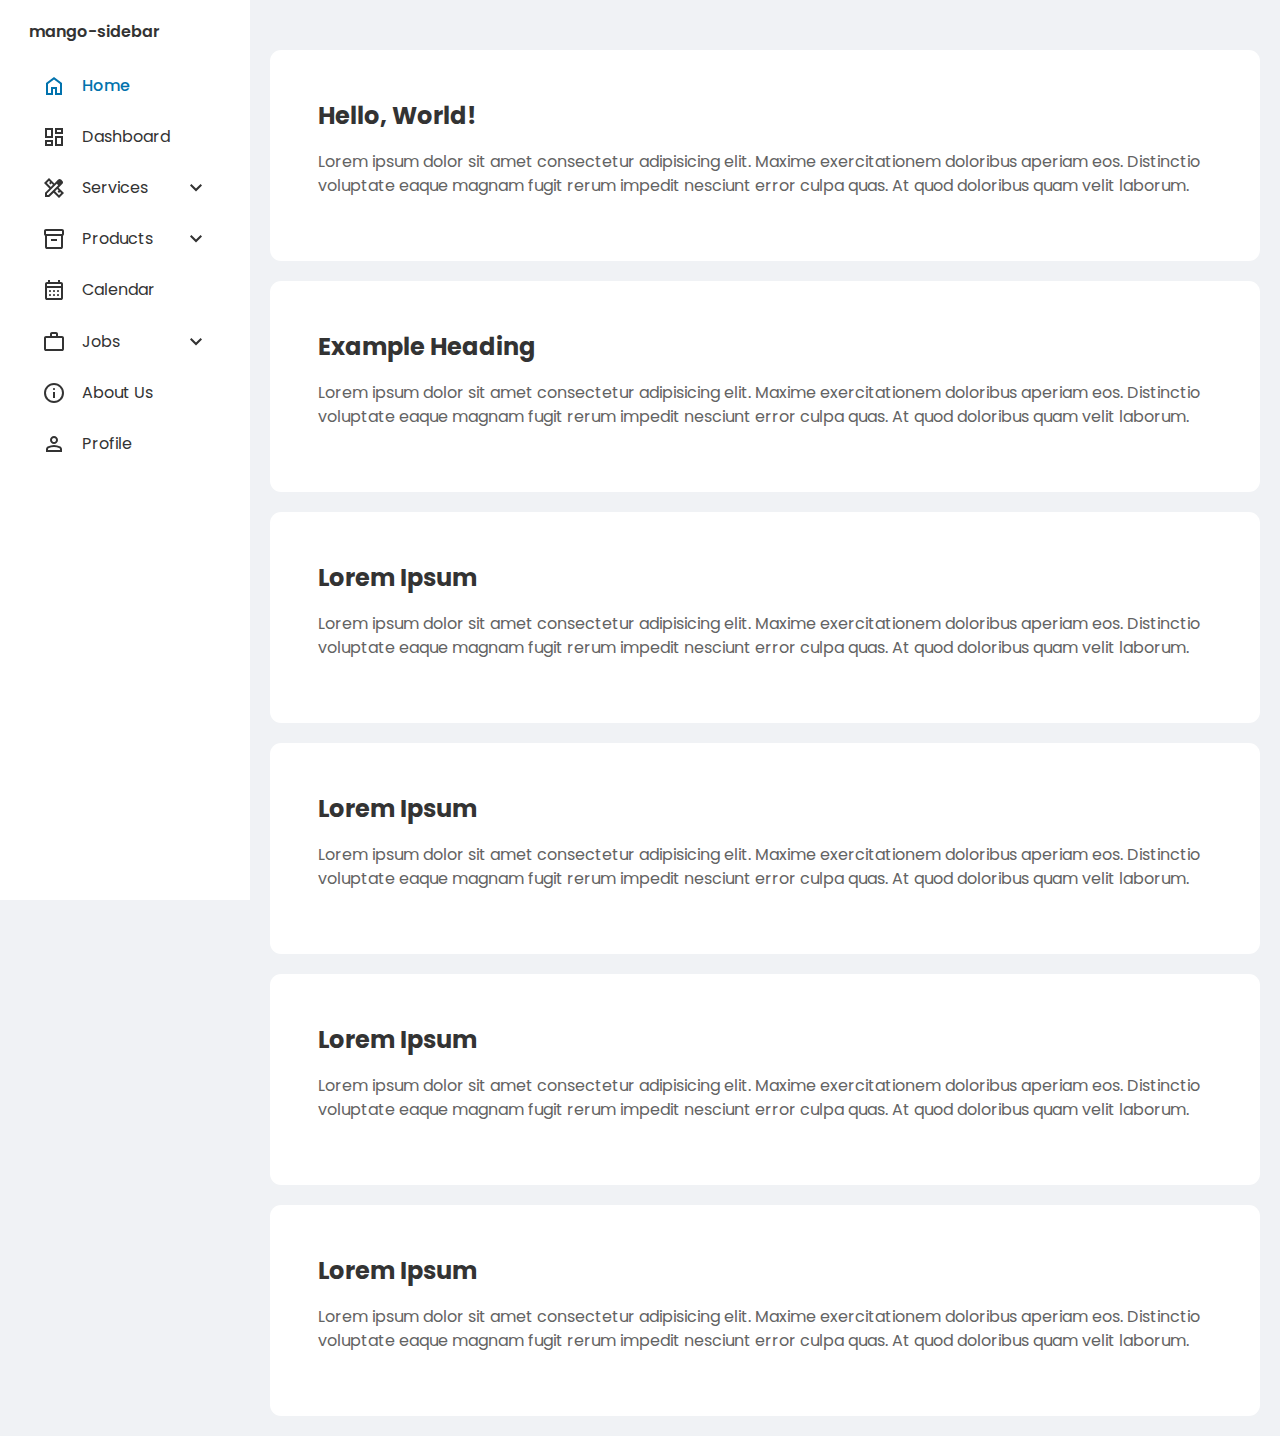
<file: index.html>
<!DOCTYPE html>
<html lang="en">
    <head>
        <meta charset="UTF-8" />
        <meta name="viewport" content="width=device-width, initial-scale=1.0" />
        <title>Document</title>
        <link rel="stylesheet" href="style.css" />
        <script src="app.js" defer></script>
    </head>
    <body>
        <!-- Overlay will be darkened when sidebar is open -->
        <div id="overlay"></div>

        <!-- Toggle button -->
        <button
            id="sidebar-toggle-btn"
            aria-expanded="false"
            aria-controls="sidebar"
            aria-label="Open navigation menu"
        >
            <span class="icon-bar"></span>
            <span class="icon-bar"></span>
            <span class="icon-bar"></span>
        </button>

        <!-- Sidebar -->
        <nav id="sidebar" aria-hidden="true">
            <ul>
                <li class="logo">mango-sidebar</li>
                <li class="active">
                    <a href="index.html">
                        <svg
                            xmlns="http://www.w3.org/2000/svg"
                            height="24px"
                            viewBox="0 -960 960 960"
                            width="24px"
                            fill="#5f6368"
                        >
                            <path
                                d="M240-200h120v-240h240v240h120v-360L480-740 240-560v360Zm-80 80v-480l320-240 320 240v480H520v-240h-80v240H160Zm320-350Z"
                            />
                        </svg>
                        <span>Home</span>
                    </a>
                </li>
                <li>
                    <a href="dashboard.html">
                        <svg
                            xmlns="http://www.w3.org/2000/svg"
                            height="24px"
                            viewBox="0 -960 960 960"
                            width="24px"
                            fill="currentColor"
                        >
                            <path
                                d="M520-600v-240h320v240H520ZM120-440v-400h320v400H120Zm400 320v-400h320v400H520Zm-400 0v-240h320v240H120Zm80-400h160v-240H200v240Zm400 320h160v-240H600v240Zm0-480h160v-80H600v80ZM200-200h160v-80H200v80Zm160-320Zm240-160Zm0 240ZM360-280Z"
                            />
                        </svg>
                        <span>Dashboard</span>
                    </a>
                </li>
                <li>
                    <button
                        class="dropdown-btn"
                        aria-controls="services-submenu"
                        aria-expanded="false"
                        aria-haspopup="true"
                        aria-label="services"
                    >
                        <svg
                            xmlns="http://www.w3.org/2000/svg"
                            height="24px"
                            viewBox="0 -960 960 960"
                            width="24px"
                            fill="#5f6368"
                        >
                            <path
                                d="m352-522 86-87-56-57-44 44-56-56 43-44-45-45-87 87 159 158Zm328 329 87-87-45-45-44 43-56-56 43-44-57-56-86 86 158 159Zm24-567 57 57-57-57ZM290-120H120v-170l175-175L80-680l200-200 216 216 151-152q12-12 27-18t31-6q16 0 31 6t27 18l53 54q12 12 18 27t6 31q0 16-6 30.5T816-647L665-495l215 215L680-80 465-295 290-120Zm-90-80h56l392-391-57-57-391 392v56Zm420-419-29-29 57 57-28-28Z"
                            />
                        </svg>
                        <span>Services</span>
                        <svg
                            xmlns="http://www.w3.org/2000/svg"
                            height="24px"
                            viewBox="0 -960 960 960"
                            width="24px"
                            fill="#5f6368"
                        >
                            <path
                                d="M480-344 240-584l56-56 184 184 184-184 56 56-240 240Z"
                            />
                        </svg>
                    </button>
                    <ul
                        class="submenu"
                        id="services-submenu"
                        aria-hidden="true"
                    >
                        <div>
                            <li>
                                <a href="marketing.html">Marketing</a>
                            </li>
                            <li><a href="#">SEO</a></li>
                            <li><a href="#">Consulting</a></li>
                        </div>
                    </ul>
                </li>
                <li>
                    <button
                        class="dropdown-btn"
                        aria-controls="products-submenu"
                        aria-expanded="false"
                        aria-haspopup="true"
                        aria-label="create"
                    >
                        <svg
                            xmlns="http://www.w3.org/2000/svg"
                            height="24px"
                            viewBox="0 -960 960 960"
                            width="24px"
                            fill="#5f6368"
                        >
                            <path
                                d="M200-80q-33 0-56.5-23.5T120-160v-451q-18-11-29-28.5T80-680v-120q0-33 23.5-56.5T160-880h640q33 0 56.5 23.5T880-800v120q0 23-11 40.5T840-611v451q0 33-23.5 56.5T760-80H200Zm0-520v440h560v-440H200Zm-40-80h640v-120H160v120Zm200 280h240v-80H360v80Zm120 20Z"
                            />
                        </svg>
                        <span>Products</span>
                        <svg
                            xmlns="http://www.w3.org/2000/svg"
                            height="24px"
                            viewBox="0 -960 960 960"
                            width="24px"
                            fill="currentColor"
                        >
                            <path
                                d="M480-344 240-584l56-56 184 184 184-184 56 56-240 240Z"
                            />
                        </svg>
                    </button>
                    <ul
                        class="submenu"
                        id="products-submenu"
                        aria-hidden="true"
                    >
                        <div>
                            <li><a href="#">Smartwatch</a></li>
                            <li><a href="#">Wireless Earbuds</a></li>
                            <li><a href="#">Fitness Tracker</a></li>
                            <li><a href="#">Bluetooth Speaker</a></li>
                            <li><a href="#">Smart Glasses</a></li>
                        </div>
                    </ul>
                </li>
                <li>
                    <a href="#">
                        <svg
                            xmlns="http://www.w3.org/2000/svg"
                            height="24px"
                            viewBox="0 -960 960 960"
                            width="24px"
                            fill="currentColor"
                        >
                            <path
                                d="M200-80q-33 0-56.5-23.5T120-160v-560q0-33 23.5-56.5T200-800h40v-80h80v80h320v-80h80v80h40q33 0 56.5 23.5T840-720v560q0 33-23.5 56.5T760-80H200Zm0-80h560v-400H200v400Zm0-480h560v-80H200v80Zm0 0v-80 80Zm280 240q-17 0-28.5-11.5T440-440q0-17 11.5-28.5T480-480q17 0 28.5 11.5T520-440q0 17-11.5 28.5T480-400Zm-160 0q-17 0-28.5-11.5T280-440q0-17 11.5-28.5T320-480q17 0 28.5 11.5T360-440q0 17-11.5 28.5T320-400Zm320 0q-17 0-28.5-11.5T600-440q0-17 11.5-28.5T640-480q17 0 28.5 11.5T680-440q0 17-11.5 28.5T640-400ZM480-240q-17 0-28.5-11.5T440-280q0-17 11.5-28.5T480-320q17 0 28.5 11.5T520-280q0 17-11.5 28.5T480-240Zm-160 0q-17 0-28.5-11.5T280-280q0-17 11.5-28.5T320-320q17 0 28.5 11.5T360-280q0 17-11.5 28.5T320-240Zm320 0q-17 0-28.5-11.5T600-280q0-17 11.5-28.5T640-320q17 0 28.5 11.5T680-280q0 17-11.5 28.5T640-240Z"
                            />
                        </svg>
                        <span>Calendar</span>
                    </a>
                </li>
                <li>
                    <button
                        class="dropdown-btn"
                        aria-controls="jobs-submenu"
                        aria-expanded="false"
                        aria-haspopup="true"
                        aria-label="jobs"
                    >
                        <svg
                            xmlns="http://www.w3.org/2000/svg"
                            height="24px"
                            viewBox="0 -960 960 960"
                            width="24px"
                            fill="#5f6368"
                        >
                            <path
                                d="M160-120q-33 0-56.5-23.5T80-200v-440q0-33 23.5-56.5T160-720h160v-80q0-33 23.5-56.5T400-880h160q33 0 56.5 23.5T640-800v80h160q33 0 56.5 23.5T880-640v440q0 33-23.5 56.5T800-120H160Zm0-80h640v-440H160v440Zm240-520h160v-80H400v80ZM160-200v-440 440Z"
                            />
                        </svg>
                        <span>Jobs</span>
                        <svg
                            xmlns="http://www.w3.org/2000/svg"
                            height="24px"
                            viewBox="0 -960 960 960"
                            width="24px"
                            fill="currentColor"
                        >
                            <path
                                d="M480-344 240-584l56-56 184 184 184-184 56 56-240 240Z"
                            />
                        </svg>
                    </button>
                    <ul class="submenu" id="jobs-submenu" aria-hidden="true">
                        <div>
                            <li><a href="#">Frontend</a></li>
                            <li><a href="#">Backend</a></li>
                            <li><a href="#">AI/ML</a></li>
                            <li><a href="#">Writing</a></li>
                        </div>
                    </ul>
                </li>
                <li>
                    <a href="#">
                        <svg
                            xmlns="http://www.w3.org/2000/svg"
                            height="24px"
                            viewBox="0 -960 960 960"
                            width="24px"
                            fill="#5f6368"
                        >
                            <path
                                d="M440-280h80v-240h-80v240Zm40-320q17 0 28.5-11.5T520-640q0-17-11.5-28.5T480-680q-17 0-28.5 11.5T440-640q0 17 11.5 28.5T480-600Zm0 520q-83 0-156-31.5T197-197q-54-54-85.5-127T80-480q0-83 31.5-156T197-763q54-54 127-85.5T480-880q83 0 156 31.5T763-763q54 54 85.5 127T880-480q0 83-31.5 156T763-197q-54 54-127 85.5T480-80Zm0-80q134 0 227-93t93-227q0-134-93-227t-227-93q-134 0-227 93t-93 227q0 134 93 227t227 93Zm0-320Z"
                            />
                        </svg>
                        <span>About Us</span>
                    </a>
                </li>
                <li>
                    <a href="#">
                        <svg
                            xmlns="http://www.w3.org/2000/svg"
                            height="24px"
                            viewBox="0 -960 960 960"
                            width="24px"
                            fill="currentColor"
                        >
                            <path
                                d="M480-480q-66 0-113-47t-47-113q0-66 47-113t113-47q66 0 113 47t47 113q0 66-47 113t-113 47ZM160-160v-112q0-34 17.5-62.5T224-378q62-31 126-46.5T480-440q66 0 130 15.5T736-378q29 15 46.5 43.5T800-272v112H160Zm80-80h480v-32q0-11-5.5-20T700-306q-54-27-109-40.5T480-360q-56 0-111 13.5T260-306q-9 5-14.5 14t-5.5 20v32Zm240-320q33 0 56.5-23.5T560-640q0-33-23.5-56.5T480-720q-33 0-56.5 23.5T400-640q0 33 23.5 56.5T480-560Zm0-80Zm0 400Z"
                            />
                        </svg>
                        <span>Profile</span>
                    </a>
                </li>
            </ul>
        </nav>

        <main>
            <div class="container">
                <h2>Hello, World!</h2>
                <p>
                    Lorem ipsum dolor sit amet consectetur adipisicing elit.
                    Maxime exercitationem doloribus aperiam eos. Distinctio
                    voluptate eaque magnam fugit rerum impedit nesciunt error
                    culpa quas. At quod doloribus quam velit laborum.
                </p>
            </div>
            <div class="container">
                <h2>Example Heading</h2>
                <p>
                    Lorem ipsum dolor sit amet consectetur adipisicing elit.
                    Maxime exercitationem doloribus aperiam eos. Distinctio
                    voluptate eaque magnam fugit rerum impedit nesciunt error
                    culpa quas. At quod doloribus quam velit laborum.
                </p>
            </div>
            <div class="container">
                <h2>Lorem Ipsum</h2>
                <p>
                    Lorem ipsum dolor sit amet consectetur adipisicing elit.
                    Maxime exercitationem doloribus aperiam eos. Distinctio
                    voluptate eaque magnam fugit rerum impedit nesciunt error
                    culpa quas. At quod doloribus quam velit laborum.
                </p>
            </div>
            <div class="container">
                <h2>Lorem Ipsum</h2>
                <p>
                    Lorem ipsum dolor sit amet consectetur adipisicing elit.
                    Maxime exercitationem doloribus aperiam eos. Distinctio
                    voluptate eaque magnam fugit rerum impedit nesciunt error
                    culpa quas. At quod doloribus quam velit laborum.
                </p>
            </div>
            <div class="container">
                <h2>Lorem Ipsum</h2>
                <p>
                    Lorem ipsum dolor sit amet consectetur adipisicing elit.
                    Maxime exercitationem doloribus aperiam eos. Distinctio
                    voluptate eaque magnam fugit rerum impedit nesciunt error
                    culpa quas. At quod doloribus quam velit laborum.
                </p>
            </div>
            <div class="container">
                <h2>Lorem Ipsum</h2>
                <p>
                    Lorem ipsum dolor sit amet consectetur adipisicing elit.
                    Maxime exercitationem doloribus aperiam eos. Distinctio
                    voluptate eaque magnam fugit rerum impedit nesciunt error
                    culpa quas. At quod doloribus quam velit laborum.
                </p>
            </div>
        </main>
    </body>
</html>
</file>
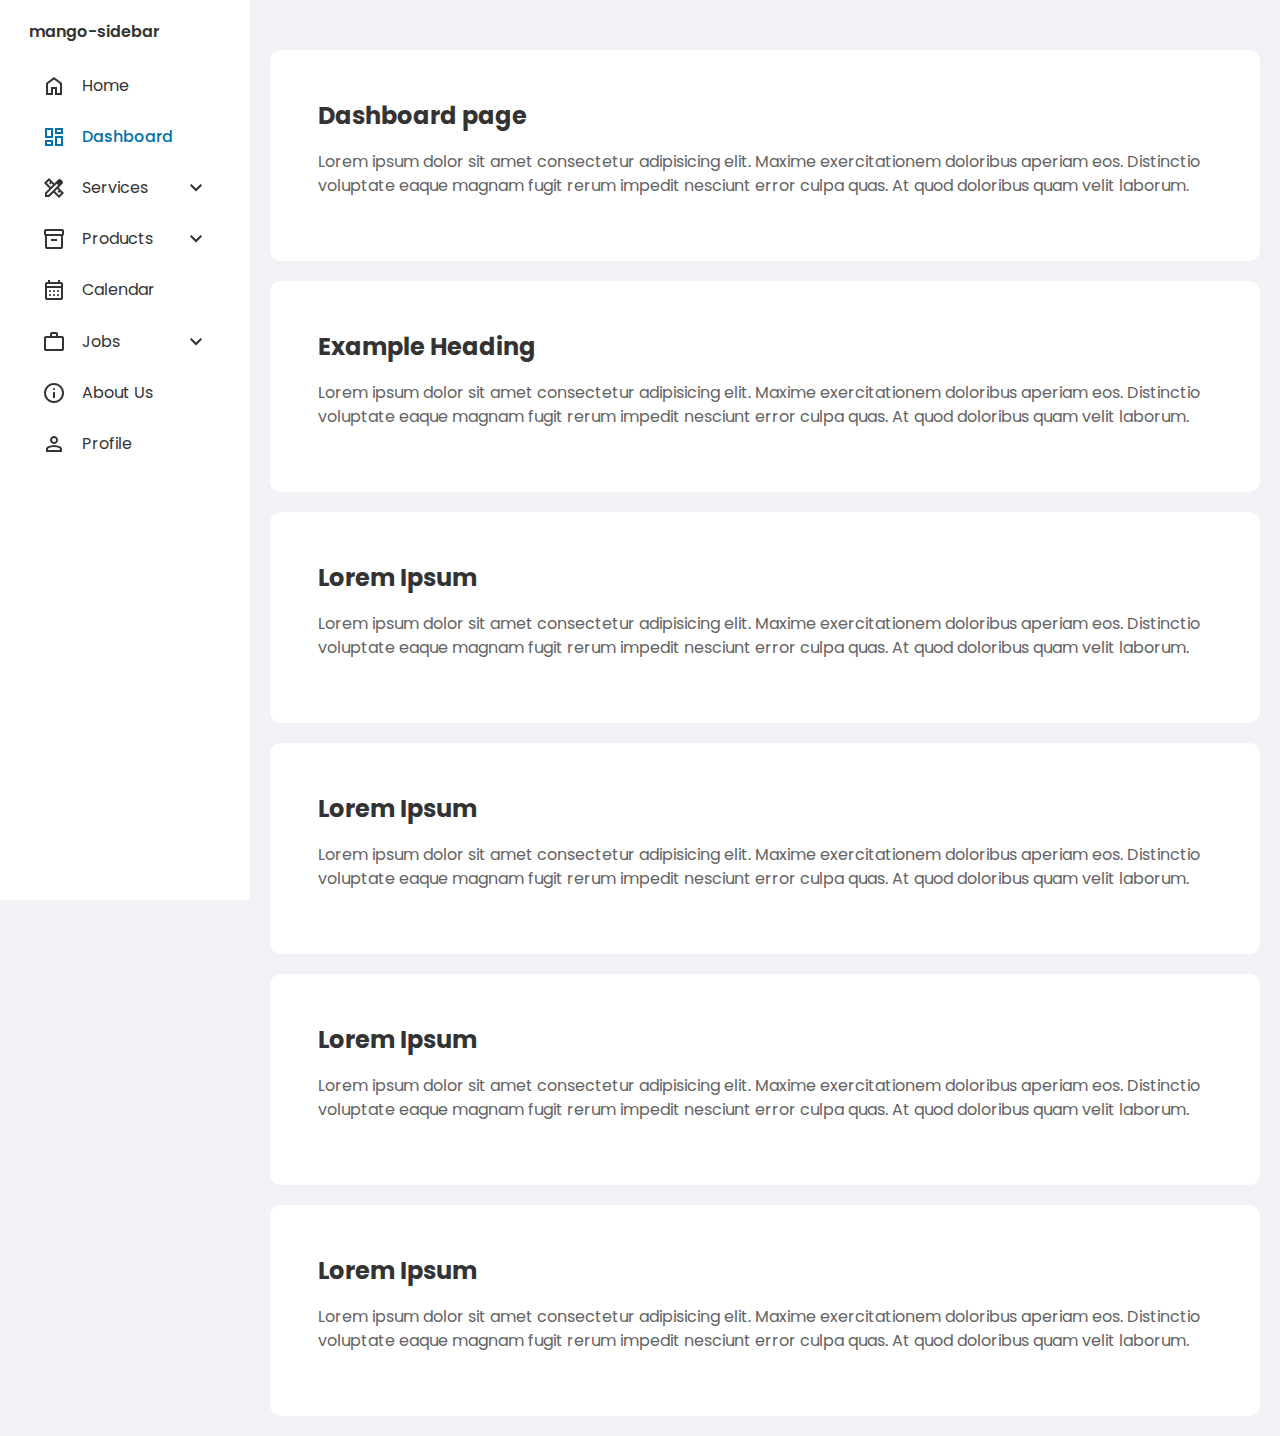
<file: dashboard.html>
<!DOCTYPE html>
<html lang="en">
    <head>
        <meta charset="UTF-8" />
        <meta name="viewport" content="width=device-width, initial-scale=1.0" />
        <title>Dashboard</title>
        <link rel="stylesheet" href="style.css" />
        <script src="app.js" defer></script>
    </head>
    <body>
        <!-- Overlay will be darkened when sidebar is open -->
        <div id="overlay"></div>

        <!-- Toggle button -->
        <button
            id="sidebar-toggle-btn"
            aria-expanded="false"
            aria-controls="sidebar"
            aria-label="Open navigation menu"
        >
            <span class="icon-bar"></span>
            <span class="icon-bar"></span>
            <span class="icon-bar"></span>
        </button>

        <!-- Sidebar -->
        <nav id="sidebar" aria-hidden="true">
            <ul>
                <li class="logo">mango-sidebar</li>
                <li>
                    <a href="index.html">
                        <svg
                            xmlns="http://www.w3.org/2000/svg"
                            height="24px"
                            viewBox="0 -960 960 960"
                            width="24px"
                            fill="#5f6368"
                        >
                            <path
                                d="M240-200h120v-240h240v240h120v-360L480-740 240-560v360Zm-80 80v-480l320-240 320 240v480H520v-240h-80v240H160Zm320-350Z"
                            />
                        </svg>
                        <span>Home</span>
                    </a>
                </li>
                <li class="active">
                    <a href="dashboard.html">
                        <svg
                            xmlns="http://www.w3.org/2000/svg"
                            height="24px"
                            viewBox="0 -960 960 960"
                            width="24px"
                            fill="currentColor"
                        >
                            <path
                                d="M520-600v-240h320v240H520ZM120-440v-400h320v400H120Zm400 320v-400h320v400H520Zm-400 0v-240h320v240H120Zm80-400h160v-240H200v240Zm400 320h160v-240H600v240Zm0-480h160v-80H600v80ZM200-200h160v-80H200v80Zm160-320Zm240-160Zm0 240ZM360-280Z"
                            />
                        </svg>
                        <span>Dashboard</span>
                    </a>
                </li>
                <li>
                    <button
                        class="dropdown-btn"
                        aria-controls="services-submenu"
                        aria-expanded="false"
                        aria-haspopup="true"
                        aria-label="services"
                    >
                        <svg
                            xmlns="http://www.w3.org/2000/svg"
                            height="24px"
                            viewBox="0 -960 960 960"
                            width="24px"
                            fill="#5f6368"
                        >
                            <path
                                d="m352-522 86-87-56-57-44 44-56-56 43-44-45-45-87 87 159 158Zm328 329 87-87-45-45-44 43-56-56 43-44-57-56-86 86 158 159Zm24-567 57 57-57-57ZM290-120H120v-170l175-175L80-680l200-200 216 216 151-152q12-12 27-18t31-6q16 0 31 6t27 18l53 54q12 12 18 27t6 31q0 16-6 30.5T816-647L665-495l215 215L680-80 465-295 290-120Zm-90-80h56l392-391-57-57-391 392v56Zm420-419-29-29 57 57-28-28Z"
                            />
                        </svg>
                        <span>Services</span>
                        <svg
                            xmlns="http://www.w3.org/2000/svg"
                            height="24px"
                            viewBox="0 -960 960 960"
                            width="24px"
                            fill="#5f6368"
                        >
                            <path
                                d="M480-344 240-584l56-56 184 184 184-184 56 56-240 240Z"
                            />
                        </svg>
                    </button>
                    <ul
                        class="submenu"
                        id="services-submenu"
                        aria-hidden="true"
                    >
                        <div>
                            <li>
                                <a href="marketing.html">Marketing</a>
                            </li>
                            <li><a href="#">SEO</a></li>
                            <li><a href="#">Consulting</a></li>
                        </div>
                    </ul>
                </li>
                <li>
                    <button
                        class="dropdown-btn"
                        aria-controls="products-submenu"
                        aria-expanded="false"
                        aria-haspopup="true"
                        aria-label="create"
                    >
                        <svg
                            xmlns="http://www.w3.org/2000/svg"
                            height="24px"
                            viewBox="0 -960 960 960"
                            width="24px"
                            fill="#5f6368"
                        >
                            <path
                                d="M200-80q-33 0-56.5-23.5T120-160v-451q-18-11-29-28.5T80-680v-120q0-33 23.5-56.5T160-880h640q33 0 56.5 23.5T880-800v120q0 23-11 40.5T840-611v451q0 33-23.5 56.5T760-80H200Zm0-520v440h560v-440H200Zm-40-80h640v-120H160v120Zm200 280h240v-80H360v80Zm120 20Z"
                            />
                        </svg>
                        <span>Products</span>
                        <svg
                            xmlns="http://www.w3.org/2000/svg"
                            height="24px"
                            viewBox="0 -960 960 960"
                            width="24px"
                            fill="currentColor"
                        >
                            <path
                                d="M480-344 240-584l56-56 184 184 184-184 56 56-240 240Z"
                            />
                        </svg>
                    </button>
                    <ul
                        class="submenu"
                        id="products-submenu"
                        aria-hidden="true"
                    >
                        <div>
                            <li><a href="#">Smartwatch</a></li>
                            <li><a href="#">Wireless Earbuds</a></li>
                            <li><a href="#">Fitness Tracker</a></li>
                            <li><a href="#">Bluetooth Speaker</a></li>
                            <li><a href="#">Smart Glasses</a></li>
                        </div>
                    </ul>
                </li>
                <li>
                    <a href="#">
                        <svg
                            xmlns="http://www.w3.org/2000/svg"
                            height="24px"
                            viewBox="0 -960 960 960"
                            width="24px"
                            fill="currentColor"
                        >
                            <path
                                d="M200-80q-33 0-56.5-23.5T120-160v-560q0-33 23.5-56.5T200-800h40v-80h80v80h320v-80h80v80h40q33 0 56.5 23.5T840-720v560q0 33-23.5 56.5T760-80H200Zm0-80h560v-400H200v400Zm0-480h560v-80H200v80Zm0 0v-80 80Zm280 240q-17 0-28.5-11.5T440-440q0-17 11.5-28.5T480-480q17 0 28.5 11.5T520-440q0 17-11.5 28.5T480-400Zm-160 0q-17 0-28.5-11.5T280-440q0-17 11.5-28.5T320-480q17 0 28.5 11.5T360-440q0 17-11.5 28.5T320-400Zm320 0q-17 0-28.5-11.5T600-440q0-17 11.5-28.5T640-480q17 0 28.5 11.5T680-440q0 17-11.5 28.5T640-400ZM480-240q-17 0-28.5-11.5T440-280q0-17 11.5-28.5T480-320q17 0 28.5 11.5T520-280q0 17-11.5 28.5T480-240Zm-160 0q-17 0-28.5-11.5T280-280q0-17 11.5-28.5T320-320q17 0 28.5 11.5T360-280q0 17-11.5 28.5T320-240Zm320 0q-17 0-28.5-11.5T600-280q0-17 11.5-28.5T640-320q17 0 28.5 11.5T680-280q0 17-11.5 28.5T640-240Z"
                            />
                        </svg>
                        <span>Calendar</span>
                    </a>
                </li>
                <li>
                    <button
                        class="dropdown-btn"
                        aria-controls="jobs-submenu"
                        aria-expanded="false"
                        aria-haspopup="true"
                        aria-label="jobs"
                    >
                        <svg
                            xmlns="http://www.w3.org/2000/svg"
                            height="24px"
                            viewBox="0 -960 960 960"
                            width="24px"
                            fill="#5f6368"
                        >
                            <path
                                d="M160-120q-33 0-56.5-23.5T80-200v-440q0-33 23.5-56.5T160-720h160v-80q0-33 23.5-56.5T400-880h160q33 0 56.5 23.5T640-800v80h160q33 0 56.5 23.5T880-640v440q0 33-23.5 56.5T800-120H160Zm0-80h640v-440H160v440Zm240-520h160v-80H400v80ZM160-200v-440 440Z"
                            />
                        </svg>
                        <span>Jobs</span>
                        <svg
                            xmlns="http://www.w3.org/2000/svg"
                            height="24px"
                            viewBox="0 -960 960 960"
                            width="24px"
                            fill="currentColor"
                        >
                            <path
                                d="M480-344 240-584l56-56 184 184 184-184 56 56-240 240Z"
                            />
                        </svg>
                    </button>
                    <ul class="submenu" id="jobs-submenu" aria-hidden="true">
                        <div>
                            <li><a href="#">Frontend</a></li>
                            <li><a href="#">Backend</a></li>
                            <li><a href="#">AI/ML</a></li>
                            <li><a href="#">Writing</a></li>
                        </div>
                    </ul>
                </li>
                <li>
                    <a href="#">
                        <svg
                            xmlns="http://www.w3.org/2000/svg"
                            height="24px"
                            viewBox="0 -960 960 960"
                            width="24px"
                            fill="#5f6368"
                        >
                            <path
                                d="M440-280h80v-240h-80v240Zm40-320q17 0 28.5-11.5T520-640q0-17-11.5-28.5T480-680q-17 0-28.5 11.5T440-640q0 17 11.5 28.5T480-600Zm0 520q-83 0-156-31.5T197-197q-54-54-85.5-127T80-480q0-83 31.5-156T197-763q54-54 127-85.5T480-880q83 0 156 31.5T763-763q54 54 85.5 127T880-480q0 83-31.5 156T763-197q-54 54-127 85.5T480-80Zm0-80q134 0 227-93t93-227q0-134-93-227t-227-93q-134 0-227 93t-93 227q0 134 93 227t227 93Zm0-320Z"
                            />
                        </svg>
                        <span>About Us</span>
                    </a>
                </li>
                <li>
                    <a href="#">
                        <svg
                            xmlns="http://www.w3.org/2000/svg"
                            height="24px"
                            viewBox="0 -960 960 960"
                            width="24px"
                            fill="currentColor"
                        >
                            <path
                                d="M480-480q-66 0-113-47t-47-113q0-66 47-113t113-47q66 0 113 47t47 113q0 66-47 113t-113 47ZM160-160v-112q0-34 17.5-62.5T224-378q62-31 126-46.5T480-440q66 0 130 15.5T736-378q29 15 46.5 43.5T800-272v112H160Zm80-80h480v-32q0-11-5.5-20T700-306q-54-27-109-40.5T480-360q-56 0-111 13.5T260-306q-9 5-14.5 14t-5.5 20v32Zm240-320q33 0 56.5-23.5T560-640q0-33-23.5-56.5T480-720q-33 0-56.5 23.5T400-640q0 33 23.5 56.5T480-560Zm0-80Zm0 400Z"
                            />
                        </svg>
                        <span>Profile</span>
                    </a>
                </li>
            </ul>
        </nav>

        <main>
            <div class="container">
                <h2>Dashboard page</h2>
                <p>
                    Lorem ipsum dolor sit amet consectetur adipisicing elit.
                    Maxime exercitationem doloribus aperiam eos. Distinctio
                    voluptate eaque magnam fugit rerum impedit nesciunt error
                    culpa quas. At quod doloribus quam velit laborum.
                </p>
            </div>
            <div class="container">
                <h2>Example Heading</h2>
                <p>
                    Lorem ipsum dolor sit amet consectetur adipisicing elit.
                    Maxime exercitationem doloribus aperiam eos. Distinctio
                    voluptate eaque magnam fugit rerum impedit nesciunt error
                    culpa quas. At quod doloribus quam velit laborum.
                </p>
            </div>
            <div class="container">
                <h2>Lorem Ipsum</h2>
                <p>
                    Lorem ipsum dolor sit amet consectetur adipisicing elit.
                    Maxime exercitationem doloribus aperiam eos. Distinctio
                    voluptate eaque magnam fugit rerum impedit nesciunt error
                    culpa quas. At quod doloribus quam velit laborum.
                </p>
            </div>
            <div class="container">
                <h2>Lorem Ipsum</h2>
                <p>
                    Lorem ipsum dolor sit amet consectetur adipisicing elit.
                    Maxime exercitationem doloribus aperiam eos. Distinctio
                    voluptate eaque magnam fugit rerum impedit nesciunt error
                    culpa quas. At quod doloribus quam velit laborum.
                </p>
            </div>
            <div class="container">
                <h2>Lorem Ipsum</h2>
                <p>
                    Lorem ipsum dolor sit amet consectetur adipisicing elit.
                    Maxime exercitationem doloribus aperiam eos. Distinctio
                    voluptate eaque magnam fugit rerum impedit nesciunt error
                    culpa quas. At quod doloribus quam velit laborum.
                </p>
            </div>
            <div class="container">
                <h2>Lorem Ipsum</h2>
                <p>
                    Lorem ipsum dolor sit amet consectetur adipisicing elit.
                    Maxime exercitationem doloribus aperiam eos. Distinctio
                    voluptate eaque magnam fugit rerum impedit nesciunt error
                    culpa quas. At quod doloribus quam velit laborum.
                </p>
            </div>
        </main>
    </body>
</html>
</file>
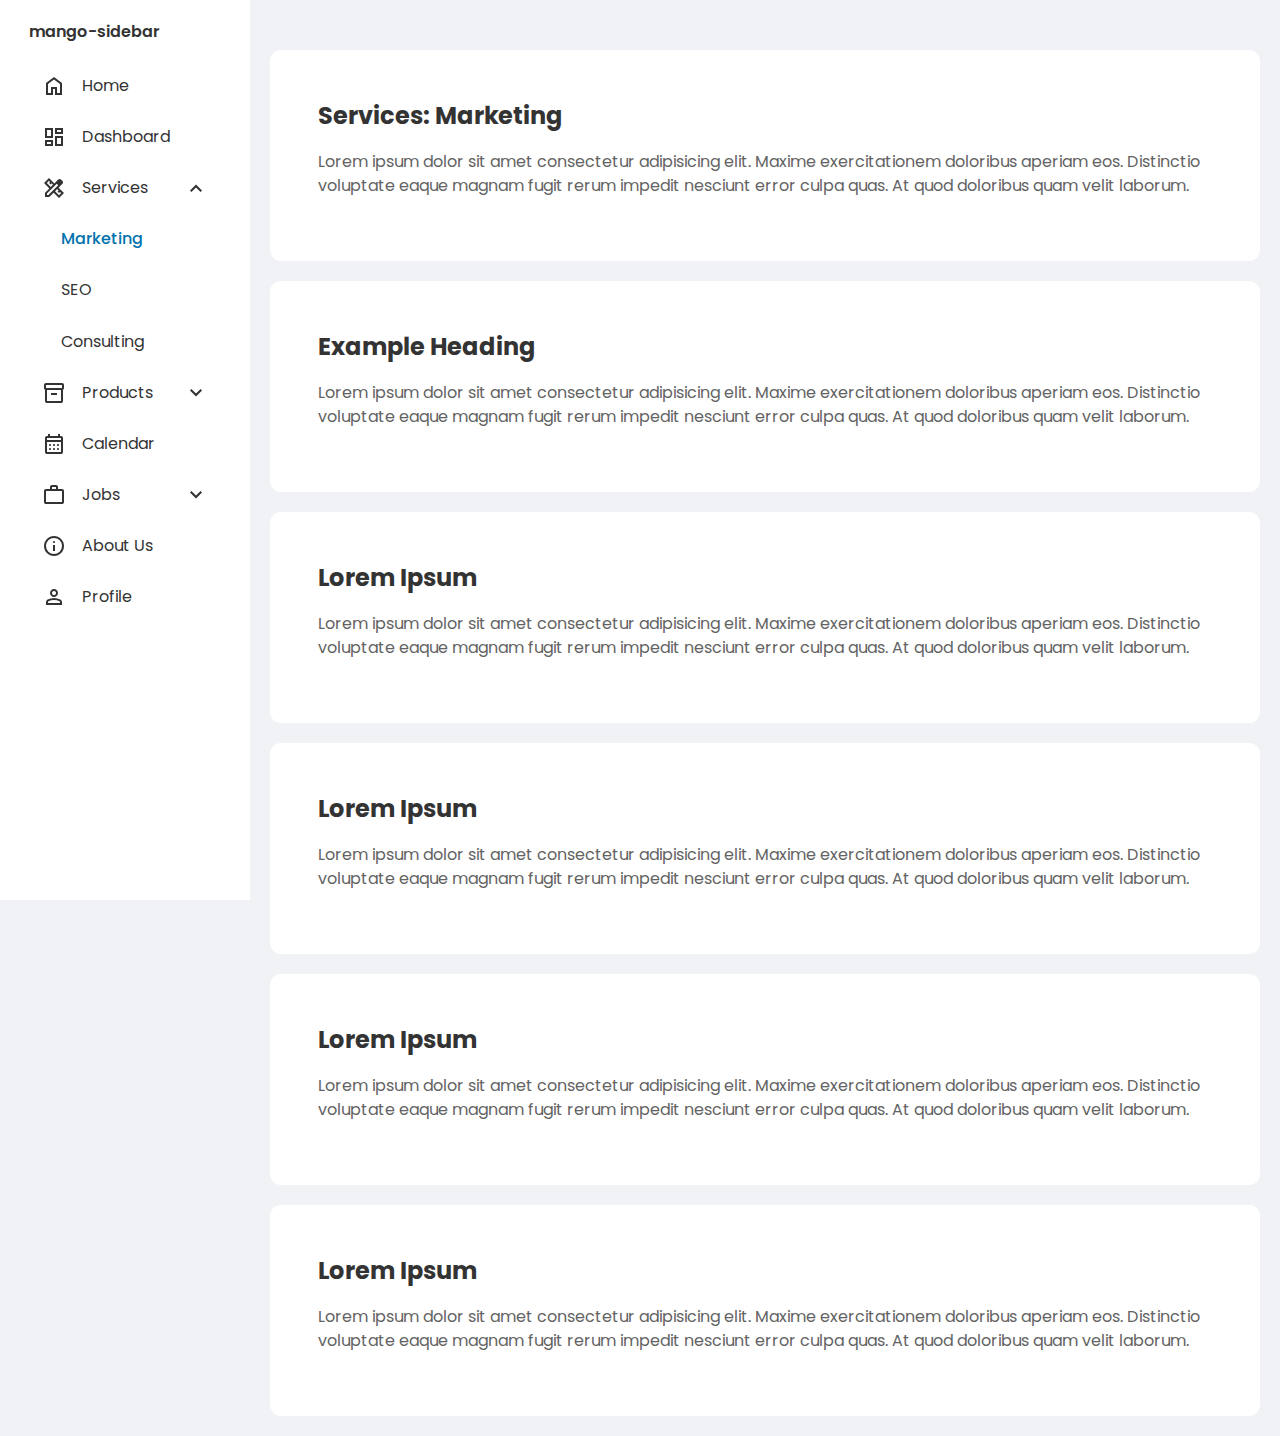
<file: marketing.html>
<!DOCTYPE html>
<html lang="en">
    <head>
        <meta charset="UTF-8" />
        <meta name="viewport" content="width=device-width, initial-scale=1.0" />
        <title>Services: Marketing</title>
        <link rel="stylesheet" href="style.css" />
        <script src="app.js" defer></script>
    </head>
    <body>
        <!-- Overlay will be darkened when sidebar is open -->
        <div id="overlay"></div>

        <!-- Toggle button -->
        <button
            id="sidebar-toggle-btn"
            aria-expanded="false"
            aria-controls="sidebar"
            aria-label="Open navigation menu"
        >
            <span class="icon-bar"></span>
            <span class="icon-bar"></span>
            <span class="icon-bar"></span>
        </button>

        <!-- Sidebar -->
        <nav id="sidebar" aria-hidden="true">
            <ul>
                <li class="logo">mango-sidebar</li>
                <li>
                    <a href="index.html">
                        <svg
                            xmlns="http://www.w3.org/2000/svg"
                            height="24px"
                            viewBox="0 -960 960 960"
                            width="24px"
                            fill="#5f6368"
                        >
                            <path
                                d="M240-200h120v-240h240v240h120v-360L480-740 240-560v360Zm-80 80v-480l320-240 320 240v480H520v-240h-80v240H160Zm320-350Z"
                            />
                        </svg>
                        <span>Home</span>
                    </a>
                </li>
                <li>
                    <a href="dashboard.html">
                        <svg
                            xmlns="http://www.w3.org/2000/svg"
                            height="24px"
                            viewBox="0 -960 960 960"
                            width="24px"
                            fill="currentColor"
                        >
                            <path
                                d="M520-600v-240h320v240H520ZM120-440v-400h320v400H120Zm400 320v-400h320v400H520Zm-400 0v-240h320v240H120Zm80-400h160v-240H200v240Zm400 320h160v-240H600v240Zm0-480h160v-80H600v80ZM200-200h160v-80H200v80Zm160-320Zm240-160Zm0 240ZM360-280Z"
                            />
                        </svg>
                        <span>Dashboard</span>
                    </a>
                </li>
                <li>
                    <button
                        class="dropdown-btn"
                        aria-controls="services-submenu"
                        aria-expanded="true"
                        aria-haspopup="true"
                        aria-label="services"
                    >
                        <svg
                            xmlns="http://www.w3.org/2000/svg"
                            height="24px"
                            viewBox="0 -960 960 960"
                            width="24px"
                            fill="#5f6368"
                        >
                            <path
                                d="m352-522 86-87-56-57-44 44-56-56 43-44-45-45-87 87 159 158Zm328 329 87-87-45-45-44 43-56-56 43-44-57-56-86 86 158 159Zm24-567 57 57-57-57ZM290-120H120v-170l175-175L80-680l200-200 216 216 151-152q12-12 27-18t31-6q16 0 31 6t27 18l53 54q12 12 18 27t6 31q0 16-6 30.5T816-647L665-495l215 215L680-80 465-295 290-120Zm-90-80h56l392-391-57-57-391 392v56Zm420-419-29-29 57 57-28-28Z"
                            />
                        </svg>
                        <span>Services</span>
                        <svg
                            xmlns="http://www.w3.org/2000/svg"
                            height="24px"
                            viewBox="0 -960 960 960"
                            width="24px"
                            fill="#5f6368"
                        >
                            <path
                                d="M480-344 240-584l56-56 184 184 184-184 56 56-240 240Z"
                            />
                        </svg>
                    </button>
                    <ul
                        class="submenu"
                        id="services-submenu"
                        aria-hidden="false"
                    >
                        <div>
                            <li class="active">
                                <a href="marketing.html">Marketing</a>
                            </li>
                            <li><a href="#">SEO</a></li>
                            <li><a href="#">Consulting</a></li>
                        </div>
                    </ul>
                </li>
                <li>
                    <button
                        class="dropdown-btn"
                        aria-controls="products-submenu"
                        aria-expanded="false"
                        aria-haspopup="true"
                        aria-label="create"
                    >
                        <svg
                            xmlns="http://www.w3.org/2000/svg"
                            height="24px"
                            viewBox="0 -960 960 960"
                            width="24px"
                            fill="#5f6368"
                        >
                            <path
                                d="M200-80q-33 0-56.5-23.5T120-160v-451q-18-11-29-28.5T80-680v-120q0-33 23.5-56.5T160-880h640q33 0 56.5 23.5T880-800v120q0 23-11 40.5T840-611v451q0 33-23.5 56.5T760-80H200Zm0-520v440h560v-440H200Zm-40-80h640v-120H160v120Zm200 280h240v-80H360v80Zm120 20Z"
                            />
                        </svg>
                        <span>Products</span>
                        <svg
                            xmlns="http://www.w3.org/2000/svg"
                            height="24px"
                            viewBox="0 -960 960 960"
                            width="24px"
                            fill="currentColor"
                        >
                            <path
                                d="M480-344 240-584l56-56 184 184 184-184 56 56-240 240Z"
                            />
                        </svg>
                    </button>
                    <ul
                        class="submenu"
                        id="products-submenu"
                        aria-hidden="true"
                    >
                        <div>
                            <li><a href="#">Smartwatch</a></li>
                            <li><a href="#">Wireless Earbuds</a></li>
                            <li><a href="#">Fitness Tracker</a></li>
                            <li><a href="#">Bluetooth Speaker</a></li>
                            <li><a href="#">Smart Glasses</a></li>
                        </div>
                    </ul>
                </li>
                <li>
                    <a href="#">
                        <svg
                            xmlns="http://www.w3.org/2000/svg"
                            height="24px"
                            viewBox="0 -960 960 960"
                            width="24px"
                            fill="currentColor"
                        >
                            <path
                                d="M200-80q-33 0-56.5-23.5T120-160v-560q0-33 23.5-56.5T200-800h40v-80h80v80h320v-80h80v80h40q33 0 56.5 23.5T840-720v560q0 33-23.5 56.5T760-80H200Zm0-80h560v-400H200v400Zm0-480h560v-80H200v80Zm0 0v-80 80Zm280 240q-17 0-28.5-11.5T440-440q0-17 11.5-28.5T480-480q17 0 28.5 11.5T520-440q0 17-11.5 28.5T480-400Zm-160 0q-17 0-28.5-11.5T280-440q0-17 11.5-28.5T320-480q17 0 28.5 11.5T360-440q0 17-11.5 28.5T320-400Zm320 0q-17 0-28.5-11.5T600-440q0-17 11.5-28.5T640-480q17 0 28.5 11.5T680-440q0 17-11.5 28.5T640-400ZM480-240q-17 0-28.5-11.5T440-280q0-17 11.5-28.5T480-320q17 0 28.5 11.5T520-280q0 17-11.5 28.5T480-240Zm-160 0q-17 0-28.5-11.5T280-280q0-17 11.5-28.5T320-320q17 0 28.5 11.5T360-280q0 17-11.5 28.5T320-240Zm320 0q-17 0-28.5-11.5T600-280q0-17 11.5-28.5T640-320q17 0 28.5 11.5T680-280q0 17-11.5 28.5T640-240Z"
                            />
                        </svg>
                        <span>Calendar</span>
                    </a>
                </li>
                <li>
                    <button
                        class="dropdown-btn"
                        aria-controls="jobs-submenu"
                        aria-expanded="false"
                        aria-haspopup="true"
                        aria-label="jobs"
                    >
                        <svg
                            xmlns="http://www.w3.org/2000/svg"
                            height="24px"
                            viewBox="0 -960 960 960"
                            width="24px"
                            fill="#5f6368"
                        >
                            <path
                                d="M160-120q-33 0-56.5-23.5T80-200v-440q0-33 23.5-56.5T160-720h160v-80q0-33 23.5-56.5T400-880h160q33 0 56.5 23.5T640-800v80h160q33 0 56.5 23.5T880-640v440q0 33-23.5 56.5T800-120H160Zm0-80h640v-440H160v440Zm240-520h160v-80H400v80ZM160-200v-440 440Z"
                            />
                        </svg>
                        <span>Jobs</span>
                        <svg
                            xmlns="http://www.w3.org/2000/svg"
                            height="24px"
                            viewBox="0 -960 960 960"
                            width="24px"
                            fill="currentColor"
                        >
                            <path
                                d="M480-344 240-584l56-56 184 184 184-184 56 56-240 240Z"
                            />
                        </svg>
                    </button>
                    <ul class="submenu" id="jobs-submenu" aria-hidden="true">
                        <div>
                            <li><a href="#">Frontend</a></li>
                            <li><a href="#">Backend</a></li>
                            <li><a href="#">AI/ML</a></li>
                            <li><a href="#">Writing</a></li>
                        </div>
                    </ul>
                </li>
                <li>
                    <a href="#">
                        <svg
                            xmlns="http://www.w3.org/2000/svg"
                            height="24px"
                            viewBox="0 -960 960 960"
                            width="24px"
                            fill="#5f6368"
                        >
                            <path
                                d="M440-280h80v-240h-80v240Zm40-320q17 0 28.5-11.5T520-640q0-17-11.5-28.5T480-680q-17 0-28.5 11.5T440-640q0 17 11.5 28.5T480-600Zm0 520q-83 0-156-31.5T197-197q-54-54-85.5-127T80-480q0-83 31.5-156T197-763q54-54 127-85.5T480-880q83 0 156 31.5T763-763q54 54 85.5 127T880-480q0 83-31.5 156T763-197q-54 54-127 85.5T480-80Zm0-80q134 0 227-93t93-227q0-134-93-227t-227-93q-134 0-227 93t-93 227q0 134 93 227t227 93Zm0-320Z"
                            />
                        </svg>
                        <span>About Us</span>
                    </a>
                </li>
                <li>
                    <a href="#">
                        <svg
                            xmlns="http://www.w3.org/2000/svg"
                            height="24px"
                            viewBox="0 -960 960 960"
                            width="24px"
                            fill="currentColor"
                        >
                            <path
                                d="M480-480q-66 0-113-47t-47-113q0-66 47-113t113-47q66 0 113 47t47 113q0 66-47 113t-113 47ZM160-160v-112q0-34 17.5-62.5T224-378q62-31 126-46.5T480-440q66 0 130 15.5T736-378q29 15 46.5 43.5T800-272v112H160Zm80-80h480v-32q0-11-5.5-20T700-306q-54-27-109-40.5T480-360q-56 0-111 13.5T260-306q-9 5-14.5 14t-5.5 20v32Zm240-320q33 0 56.5-23.5T560-640q0-33-23.5-56.5T480-720q-33 0-56.5 23.5T400-640q0 33 23.5 56.5T480-560Zm0-80Zm0 400Z"
                            />
                        </svg>
                        <span>Profile</span>
                    </a>
                </li>
            </ul>
        </nav>

        <main>
            <div class="container">
                <h2>Services: Marketing</h2>
                <p>
                    Lorem ipsum dolor sit amet consectetur adipisicing elit.
                    Maxime exercitationem doloribus aperiam eos. Distinctio
                    voluptate eaque magnam fugit rerum impedit nesciunt error
                    culpa quas. At quod doloribus quam velit laborum.
                </p>
            </div>
            <div class="container">
                <h2>Example Heading</h2>
                <p>
                    Lorem ipsum dolor sit amet consectetur adipisicing elit.
                    Maxime exercitationem doloribus aperiam eos. Distinctio
                    voluptate eaque magnam fugit rerum impedit nesciunt error
                    culpa quas. At quod doloribus quam velit laborum.
                </p>
            </div>
            <div class="container">
                <h2>Lorem Ipsum</h2>
                <p>
                    Lorem ipsum dolor sit amet consectetur adipisicing elit.
                    Maxime exercitationem doloribus aperiam eos. Distinctio
                    voluptate eaque magnam fugit rerum impedit nesciunt error
                    culpa quas. At quod doloribus quam velit laborum.
                </p>
            </div>
            <div class="container">
                <h2>Lorem Ipsum</h2>
                <p>
                    Lorem ipsum dolor sit amet consectetur adipisicing elit.
                    Maxime exercitationem doloribus aperiam eos. Distinctio
                    voluptate eaque magnam fugit rerum impedit nesciunt error
                    culpa quas. At quod doloribus quam velit laborum.
                </p>
            </div>
            <div class="container">
                <h2>Lorem Ipsum</h2>
                <p>
                    Lorem ipsum dolor sit amet consectetur adipisicing elit.
                    Maxime exercitationem doloribus aperiam eos. Distinctio
                    voluptate eaque magnam fugit rerum impedit nesciunt error
                    culpa quas. At quod doloribus quam velit laborum.
                </p>
            </div>
            <div class="container">
                <h2>Lorem Ipsum</h2>
                <p>
                    Lorem ipsum dolor sit amet consectetur adipisicing elit.
                    Maxime exercitationem doloribus aperiam eos. Distinctio
                    voluptate eaque magnam fugit rerum impedit nesciunt error
                    culpa quas. At quod doloribus quam velit laborum.
                </p>
            </div>
        </main>
    </body>
</html>
</file>
<file: style.css>
@import url("https://fonts.googleapis.com/css2?family=Poppins:ital,wght@0,100;0,200;0,300;0,400;0,500;0,600;0,700;0,800;0,900;1,100;1,200;1,300;1,400;1,500;1,600;1,700;1,800;1,900&display=swap");

:root {
    --base-clr: #f0f2f5;
    --text-clr: #333;
    --secondary-text-clr: #636363;
    --card-background: white;
    --sidebar-width: 250px;
    --sidebar-background: white;
    /* Original position of toggle button is (10px, 10px) */
    --toggle-btn-padding: 10px;

    --hover-bg-clr: #f4f4f4;
    --hover-clr: #25396f;
    --accent-clr: #0172ad;
}

* {
    margin: 0;
    padding: 0;
    box-sizing: border-box;
}

body {
    background-color: var(--base-clr);
    color: var(--text-clr);
}

html {
    font-family: Poppins, sans-serif;
    line-height: 1.5;
}

main {
    padding-top: 30px;
}

main p {
    color: var(--secondary-text-clr);
    margin-top: 5px;
    margin-bottom: 15px;
}

.container {
    background-color: var(--card-background);
    border-radius: 0.7em;
    margin: 20px;
    padding: min(3em, 15%);
}

.container p {
    margin-top: 1em;
}

/* #region Drawer */

#sidebar {
    position: fixed;
    top: 0;
    left: calc(-1 * var(--sidebar-width));
    width: var(--sidebar-width);
    height: 100%;
    background-color: var(--sidebar-background);
    color: var(--text-clr);
    z-index: 999;
    /* Flexbox to center the content */
    display: flex;
    /* Centers horizontally */
    justify-content: center;
    padding-top: 20px;

    /* Enables vertical scrolling */
    overflow-y: auto;
}

#sidebar .sidebar-content p {
    margin: 20px;
}

/* When the sidebar opens
it slides from -250px to left=0 */
#sidebar[aria-hidden="false"] {
    left: 0;
}

/* General styles for sidebar toggle button */
#sidebar-toggle-btn {
    position: fixed;
    top: var(--toggle-btn-padding);
    left: var(--toggle-btn-padding);
    background-color: transparent;
    border: none;
    cursor: pointer;
    /* Ensure button is always on top */
    z-index: 1001;
    display: flex;
    align-items: center;
    justify-content: center;
    transition: left 0.5s ease-in-out;
    outline: none;
    flex-direction: column;
}

#sidebar-toggle-btn[aria-expanded="true"] {
    /* Move the toggle button to the right edge of the sidebar */
    left: calc(var(--sidebar-width) + var(--toggle-btn-padding));
}

/* Mobile specific styles */
@media (max-width: 768px) {
    #sidebar {
        transition: left 0.5s ease-in-out;
        /* Sidebar is hidden off-screen on mobile */
        left: calc(-1 * var(--sidebar-width));
    }

    #sidebar[aria-hidden="false"] {
        left: 0;
    }

    /* Ensure the toggle button is always visible on mobile */
    #sidebar-toggle-btn {
        display: flex;
    }

    main {
        /* No margin on mobile */
        margin-left: 0;
    }
}

/* Desktop: Sidebar always visible */
@media (min-width: 769px) {
    #sidebar {
        transition: none;
        /* Sidebar always visible */
        left: 0;
    }

    #sidebar-toggle-btn {
        /* Hide the toggle button on desktop */
        display: none;
    }

    main {
        /* Push the content to the right,
        sidebar is not supposed to cover it */
        margin-left: var(--sidebar-width);
    }
}

#sidebar-toggle-btn .icon-bar {
    display: block;
    width: 1.3rem;
    height: 2px;
    /* this defines spacing between bars */
    margin: 2px;
    background-color: var(--text-clr);
    transition: 0.5s ease-in-out;
}

#sidebar-toggle-btn:is(:focus, :hover) .icon-bar {
    background-color: #000;
}

#sidebar-toggle-btn[aria-expanded="true"]
    .icon-bar:is(:first-child, :last-child) {
    position: absolute;
    margin: 0;
    background-color: var(--base-clr);
}

#sidebar-toggle-btn[aria-expanded="true"] .icon-bar:first-child {
    transform: rotate(45deg);
}

#sidebar-toggle-btn[aria-expanded="true"] .icon-bar:nth-child(2) {
    opacity: 0;
}

#sidebar-toggle-btn[aria-expanded="true"] .icon-bar:last-child {
    transform: rotate(-45deg);
}

/* Overlay */
#overlay {
    position: fixed;
    top: 0;
    left: 0;
    width: 100%;
    height: 100%;
    background-color: rgba(0, 0, 0, 0.5); /* Semi-transparent black */
    z-index: 500; /* Make sure overlay is above the content but below the sidebar */
    opacity: 0;
    pointer-events: none; /* Ensure it's clickable only when visible */
    transition: opacity 0.3s ease;
}

#overlay.darkened {
    opacity: 1;
    /* Allow interactions with the overlay when visible */
    pointer-events: auto;
}

/* #endregion */

/* #region Sidebar */

#sidebar ul {
    list-style: none;
}

#sidebar > ul > li.logo {
    margin-bottom: 16px;
    font-weight: 600;
}

#sidebar a,
#sidebar .dropdown-btn {
    border-radius: 0.5em;
    padding: 0.85em;
    text-decoration: none;
    color: var(--text-clr);
    display: flex;
    align-items: center;
    gap: 1em;
}

#sidebar .dropdown-btn {
    width: 100%;
    text-align: left;
    background: none;
    border: none;
    font: inherit;
    cursor: pointer;
    outline: none;
}

#sidebar a span,
#sidebar .dropdown-btn span {
    flex-grow: 1;
}

#sidebar svg {
    flex-shrink: 0;
    fill: var(--text-clr);
}

#sidebar ul li.active a {
    color: var(--accent-clr);
    font-weight: 500;
}
#sidebar ul li.active a svg {
    fill: var(--accent-clr);
}

#sidebar a:hover,
#sidebar .dropdown-btn:hover {
    background-color: var(--hover-bg-clr);
    color: var(--hover-clr);
    transition: background-color 0.3s;
}

#sidebar .submenu {
    display: grid;
    transition: 300ms ease-in-out;
}

#sidebar .submenu > div {
    overflow: hidden;
}

#sidebar .submenu[aria-hidden="true"] {
    grid-template-rows: 0fr;
}

#sidebar .submenu[aria-hidden="false"] {
    grid-template-rows: 1fr;
}

#sidebar .dropdown-btn svg {
    transition: 200ms;
}

#sidebar .dropdown-btn[aria-expanded="true"] svg:last-child {
    rotate: 180deg;
}

#sidebar .submenu a {
    padding-left: 2em;
}

/* #endregion */

/* write your code below */
</file>
